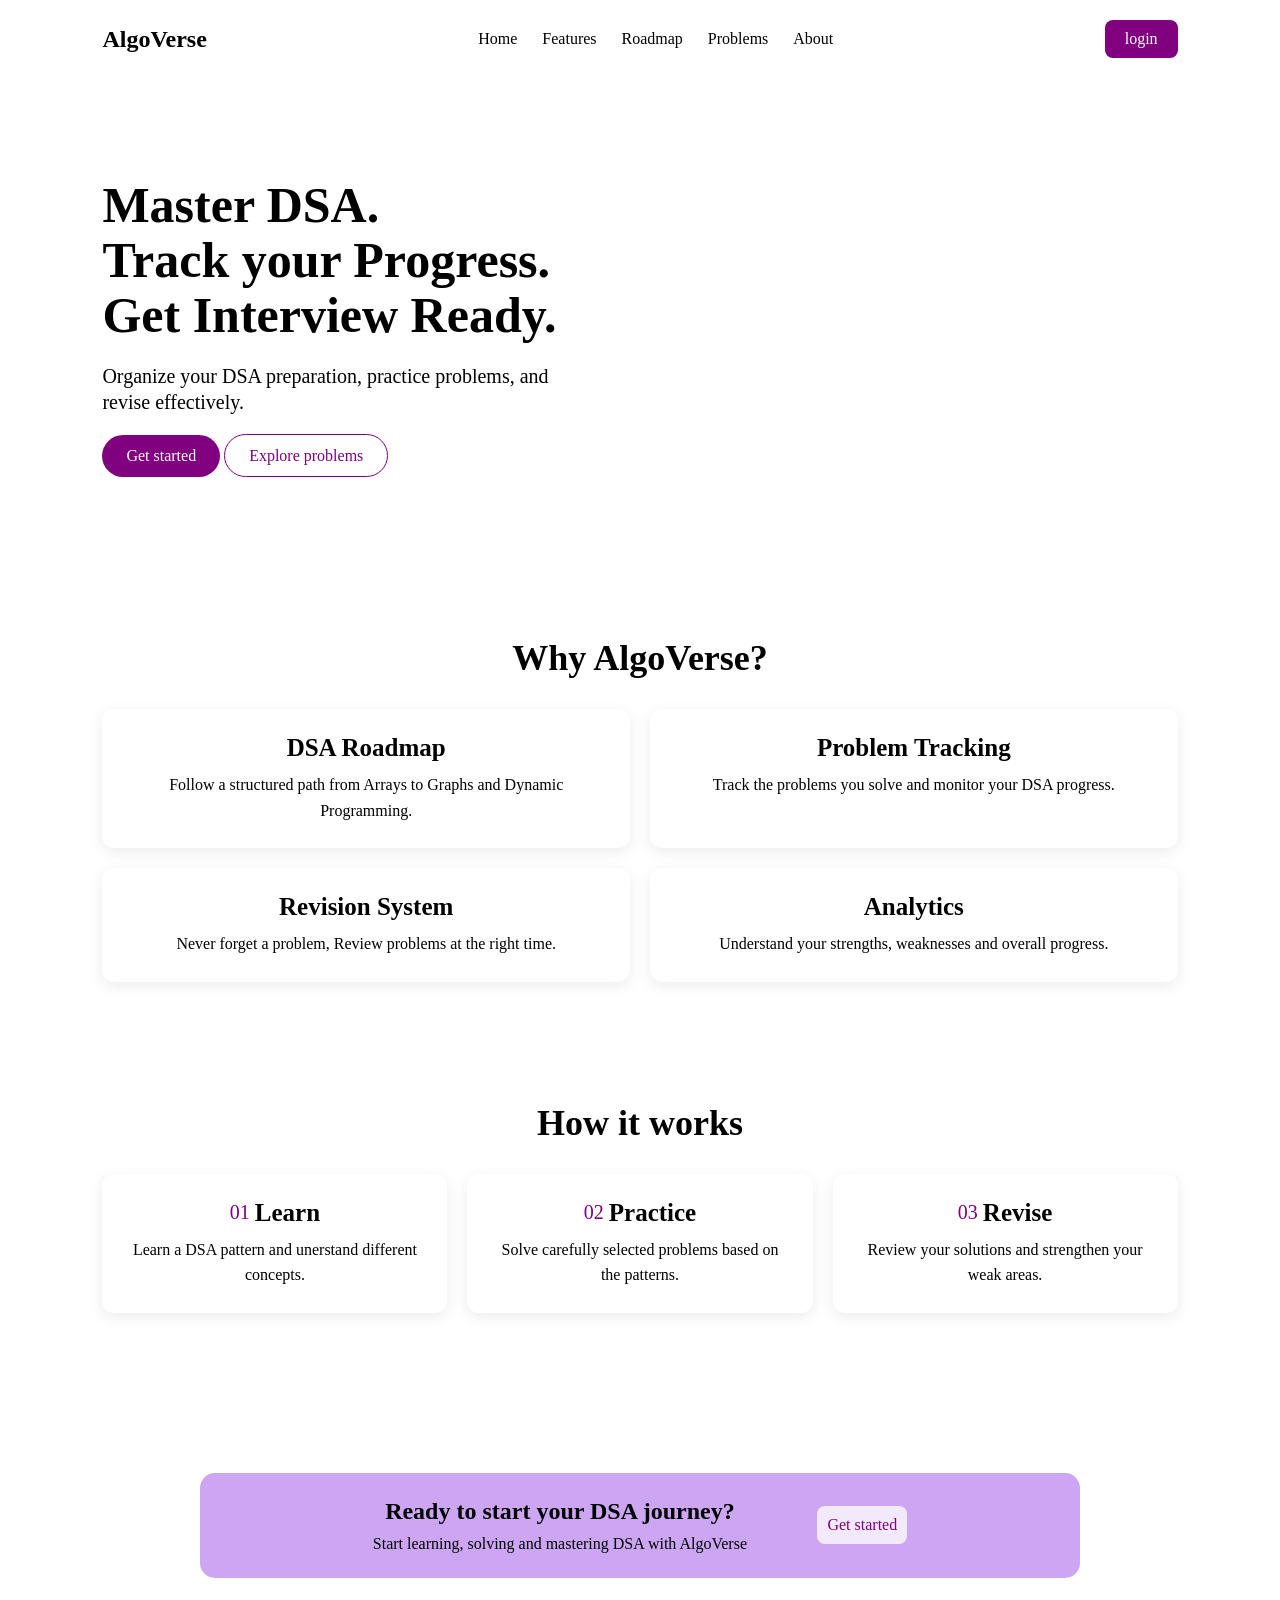
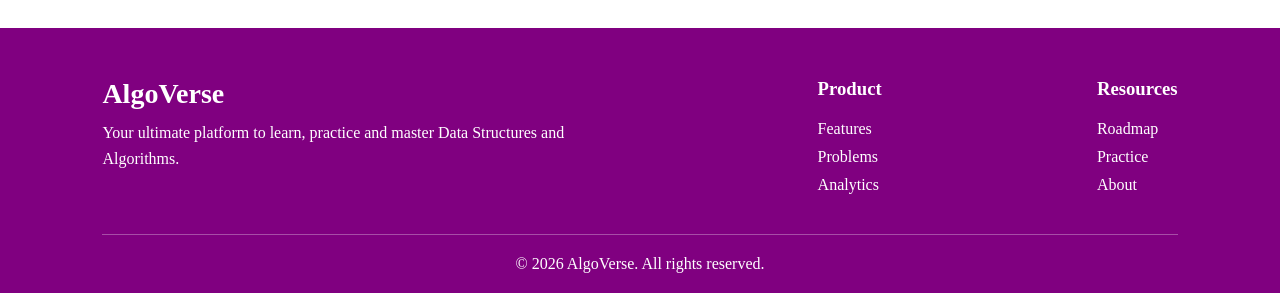
<file: index.html>
<!DOCTYPE html>
<html lang="en">
<head>
    <meta charset="UTF-8">
    <meta name="viewport" content="width=device-width, initial-scale=1.0">
    <title>Document</title>
    <link rel="stylesheet" href="style.css">
</head>
<body>
    <header>
        <nav>
            <h2>AlgoVerse</h2>
            <div class="navlinks">
            <a href="#">Home</a>
            <a href="#">Features</a>
            <a href="#">Roadmap</a>
            <a href="#">Problems</a>
            <a href="#">About</a>
            </div>
            <a href="#" class="loginbtn">login</a>
        </nav>
        </header>
        <section class="hero">
            <div class="herocontent">
                <h1>
                    Master DSA.<br>
                    Track your Progress.<br>
                    Get Interview Ready.
                </h1>
                <p>
                    Organize your DSA preparation, practice problems, and revise effectively.
                </p>
                <div classs="herobtns">
                    <a href="#" class="primary-btn">Get started</a>
                    <a href="#" class="secondary-btn">Explore problems</a>
                </div>
            </div>
        </section>
        <section class="features">
            <h2>Why AlgoVerse?</h2>
            <div class="feature-grid">
                <article class="feature-card">
                    <h3>DSA Roadmap</h3>
                    <p>
                        Follow a structured path from Arrays
                        to Graphs and Dynamic Programming.
                    </p>
                </article>
                <article class="feature-card">
                    <h3>Problem Tracking</h3>
                    <p>Track the problems you solve
                        and monitor your DSA progress.
                    </p>
                </article>
                <article class="feature-card">
                    <h3>Revision System</h3>
                    <p>Never forget a problem, Review 
                        problems at the right time.
                    </p>
                </article>
                <article class="feature-card">
                    <h3>Analytics</h3>
                    <p>Understand your strengths, weaknesses
                        and overall progress.
                    </p>
                </article>
            </div>
        </section>
        <section class="how-it-works">
            <h2>How it works</h2>
            <div class="steps">
                <article class="step">
                    <div class="step-title">
                        <span>01</span>
                    <h3>Learn</h3>
                    </div>
                    <p>Learn a DSA pattern and unerstand
                        different concepts.
                    </p>
                </article>
                <article class="step">
                    <div class="step-title">
                        <span>02</span>
                    <h3>Practice</h3>
                    </div>
                    <p>
                        Solve carefully selected problems
                        based on the patterns.
                    </p>
                </article>
                <article class="step">
                    <div class="step-title">
                        <span>03</span>
                    <h3>Revise</h3>
                    </div>
                    <p>
                        Review your solutions and strengthen
                        your weak areas.
                    </p>
                </article>
            </div>
        </section>
        <section class="cta">
            <article class="cta-flex">
            <div class="cta-head">
                <h2>Ready to start your DSA journey?</h2>
            <p>Start learning, solving and mastering DSA with AlgoVerse</p>
            </div>
            <a href="#" class="cta-btn">Get started</a>
            </article>
        </section>
       <footer>
       <div class="footer-content">
        <div class="footer-brand">
            <h3>AlgoVerse</h3>
            <p>
                Your ultimate platform to learn, practice
                and master Data Structures and Algorithms.
            </p>
        </div>
        <div class="footer-column">
            <h3>Product</h3>
            <a href="#">Features</a>
            <a href="#">Problems</a>
            <a href="#">Analytics</a>
        </div>
        <div class="footer-column">
            <h3>Resources</h3>
            <a href="#">Roadmap</a>
            <a href="#">Practice</a>
             <a href="#">About</a>
        </div>
       </div>
       <div class="footer-bottom">
         <p>© 2026 AlgoVerse. All rights reserved.</p>
       </div>
       </footer>
</body>
</html>
</file>
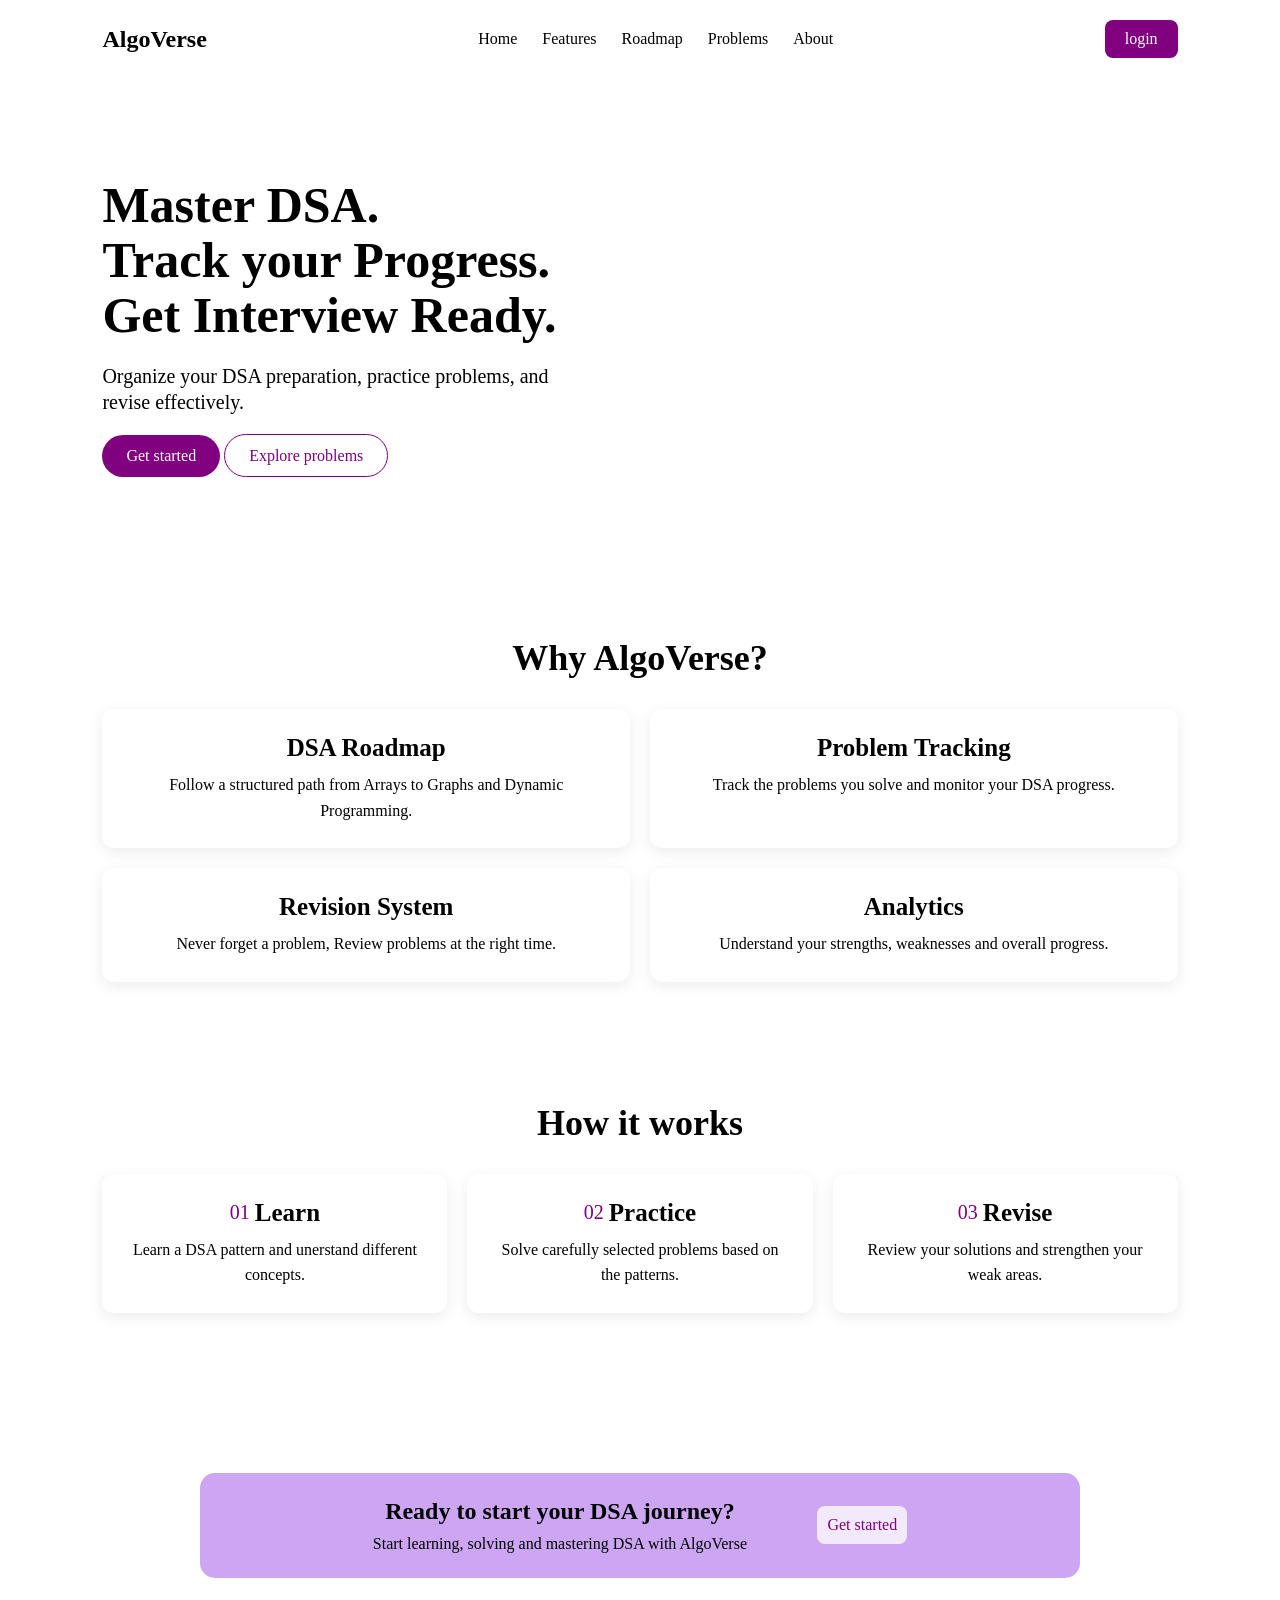
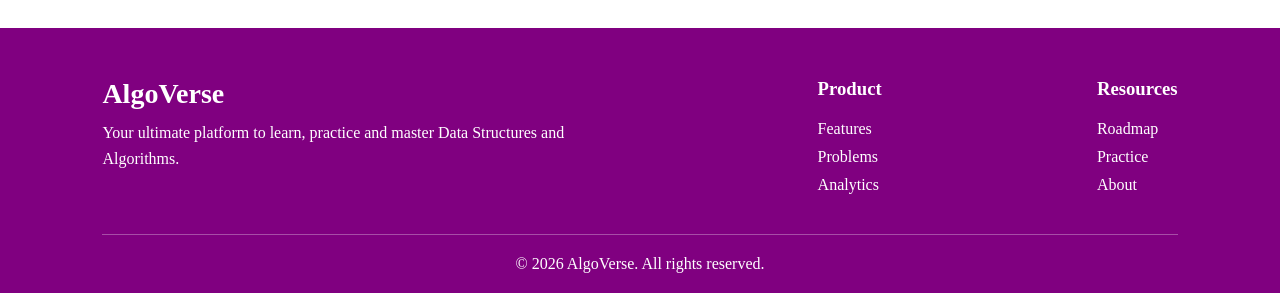
<file: Front End/index.html>
<!DOCTYPE html>
<html lang="en">
<head>
    <meta charset="UTF-8">
    <meta name="viewport" content="width=device-width, initial-scale=1.0">
    <title>Document</title>
    <link rel="stylesheet" href="index.css">
</head>
<body>
    <header>
        <nav>
            <h2>AlgoVerse</h2>
            <div class="navlinks">
            <a href="#">Home</a>
            <a href="#">Features</a>
            <a href="#">Roadmap</a>
            <a href="#">Problems</a>
            <a href="#">About</a>
            </div>
            <a href="#" class="loginbtn">login</a>
        </nav>
        </header>
        <section class="hero">
            <div class="herocontent">
                <h1>
                    Master DSA.<br>
                    Track your Progress.<br>
                    Get Interview Ready.
                </h1>
                <p>
                    Organize your DSA preparation, practice problems, and revise effectively.
                </p>
                <div classs="herobtns">
                    <a href="#" class="primary-btn">Get started</a>
                    <a href="#" class="secondary-btn">Explore problems</a>
                </div>
            </div>
        </section>
        <section class="features">
            <h2>Why AlgoVerse?</h2>
            <div class="feature-grid">
                <article class="feature-card">
                    <h3>DSA Roadmap</h3>
                    <p>
                        Follow a structured path from Arrays
                        to Graphs and Dynamic Programming.
                    </p>
                </article>
                <article class="feature-card">
                    <h3>Problem Tracking</h3>
                    <p>Track the problems you solve
                        and monitor your DSA progress.
                    </p>
                </article>
                <article class="feature-card">
                    <h3>Revision System</h3>
                    <p>Never forget a problem, Review 
                        problems at the right time.
                    </p>
                </article>
                <article class="feature-card">
                    <h3>Analytics</h3>
                    <p>Understand your strengths, weaknesses
                        and overall progress.
                    </p>
                </article>
            </div>
        </section>
        <section class="how-it-works">
            <h2>How it works</h2>
            <div class="steps">
                <article class="step">
                    <div class="step-title">
                        <span>01</span>
                    <h3>Learn</h3>
                    </div>
                    <p>Learn a DSA pattern and unerstand
                        different concepts.
                    </p>
                </article>
                <article class="step">
                    <div class="step-title">
                        <span>02</span>
                    <h3>Practice</h3>
                    </div>
                    <p>
                        Solve carefully selected problems
                        based on the patterns.
                    </p>
                </article>
                <article class="step">
                    <div class="step-title">
                        <span>03</span>
                    <h3>Revise</h3>
                    </div>
                    <p>
                        Review your solutions and strengthen
                        your weak areas.
                    </p>
                </article>
            </div>
        </section>
        <section class="cta">
            <article class="cta-flex">
            <div class="cta-head">
                <h2>Ready to start your DSA journey?</h2>
            <p>Start learning, solving and mastering DSA with AlgoVerse</p>
            </div>
            <a href="#" class="cta-btn">Get started</a>
            </article>
        </section>
       <footer>
       <div class="footer-content">
        <div class="footer-brand">
            <h3>AlgoVerse</h3>
            <p>
                Your ultimate platform to learn, practice
                and master Data Structures and Algorithms.
            </p>
        </div>
        <div class="footer-column">
            <h3>Product</h3>
            <a href="#">Features</a>
            <a href="#">Problems</a>
            <a href="#">Analytics</a>
        </div>
        <div class="footer-column">
            <h3>Resources</h3>
            <a href="#">Roadmap</a>
            <a href="#">Practice</a>
             <a href="#">About</a>
        </div>
       </div>
       <div class="footer-bottom">
         <p>© 2026 AlgoVerse. All rights reserved.</p>
       </div>
       </footer>
</body>
</html>
</file>
<file: style.css>
*{
    margin:0;
    padding:0;
}
nav{
    display:flex;
    align-items:center;
    justify-content:space-between;
    padding:20px 8%
}
.navlinks{
    display:flex;
    gap:25px;
}
.navlinks a{
    text-decoration:none;
    color:black;
}
.navlinks a:hover{
    color:purple;
}
.loginbtn {
    text-decoration:none;
    color:white;
    background-color:purple;
    padding:10px 20px;
    border-radius:8px;
}
@media(max-width:768px){
    nav{
        flex-direction:column;
        gap:20px;
        padding:20px 5%;
    }
    .navlinks{
        flex-wrap:wrap;
        justify-content:center;
        gap:15px;
    }
}
.hero{
    padding:100px 8%;
}
.herocontent{
    max-width:480px;
}
.hero h1{
    font-size:50px;
    line-height:1.1;
    margin-bottom:20px;
}
.hero p{
    font-size:20px;
    line-height:1.3;
    margin-bottom:20px;
}
.herobtns{
    display:flex;
    gap:30px;   
}
.primary-btn{
    display:inline-block;
    background-color:purple;
    color:white;
    padding:12px 24px;
    border-radius:28px;
    text-decoration:none;
}
.secondary-btn{
    border:1px solid purple;
    color:purple;
    padding:12px 24px;
    border-radius:28px;
    text-decoration:none;
    transition: 0.2s;
}
.primary-btn:hover{
    transform: translateY(-2px);
}
.secondary-btn:hover {
    background-color: purple;
    color: white;
}
@media (max-width: 768px) {

    .hero {
        padding: 70px 5%;
    }

    .herocontent {
        max-width: 100%;
    }

    .hero h1 {
        font-size: 38px;
    }

    .hero p {
        font-size: 18px;
    }
      .herobtns {
        flex-wrap: wrap;
        gap: 15px;
    }
}
.feature-grid{
    display:grid;
    grid-template-columns:repeat(2,1fr);
    gap:20px;
}
.feature-card{
    padding:25px;
    background-color:white;
    border-radius:12px;
    box-shadow: 0 4px 15px rgba(0, 0, 0, 0.08);
}
.features{
    padding:60px 8%;
    text-align:center;
}
.features h2{
    font-size:36px;
    margin-bottom:30px;
}
.feature-card h3{
    font-size:25px;
    margin-bottom:10px;
}
.feature-card p{
    line-height:1.6;
}
.feature-card{
    transition: transform 0.2s;
}
.feature-card:hover{
    transform:translateY(-5px);
}
@media (max-width: 768px) {

    .feature-grid {
        grid-template-columns: 1fr;
    }
    .features {
        padding: 50px 5%;
    }

    .features h2 {
        font-size: 30px;
    }

}
.steps{
    display:grid;
    grid-template-columns:repeat(3,1fr);
    gap:20px;
}
.step{
    padding:25px;
    background-color:white;
    border-radius:12px;
     box-shadow: 0 4px 15px rgba(0, 0, 0, 0.08);
}
.how-it-works{
    padding:60px 8%;
    text-align:center
}
.how-it-works h2{
    font-size:36px;
    margin-bottom:30px;
}
.step h3{
    font-size:25px;
    margin-bottom:0;
}
.step p{
    line-height:1.6;
    margin-top:10px;
}
.step span{
    font-size:20px;
    color:purple;
}
.step-title{
    display:flex;
    align-items:center;
    justify-content:center;
    gap:5px;
}
.step{
    transition:transform 0.2s;
}
.step:hover{
    transform:translateY(-5px);
}
@media (max-width: 768px) {

    .steps {
        grid-template-columns: 1fr;
    }
     .how-it-works {
        padding: 50px 5%;
    }

    .how-it-works h2 {
        font-size: 30px;
    }


}
.cta{
    padding:25px 8%;
    text-align:center;
    background-color:rgba(137, 43, 226, 0.418);
    margin:100px 200px 50px 200px;
    border-radius:15px;
}
.cta-btn{
    padding:10px;
    border-radius:8px;
    color:purple;
    background-color:rgba(255, 255, 255, 0.754);
    text-decoration:none;
    transition:0.2s;
}
.cta-head h2{
    margin-bottom:10px;
}
.cta-flex{
    display:flex;
    align-items:center;
    justify-content:space-evenly;
}
.cta-btn:hover{
     background-color: purple;
    color: white;
}
@media (max-width: 768px) {

    .cta {
        margin: 60px 5% 40px;
        padding: 30px 20px;
    }

    .cta-flex {
        flex-direction: column;
        gap: 20px;
    }

}
footer{
    background-color:purple;
    color:white;
    padding:50px 8% 20px;
}
.footer-content{
    display:flex;
    justify-content:space-between;
    gap:80px;
}
.footer-brand{
    max-width:500px;
}
.footer-brand h3{
    font-size:28px;
    margin-bottom:10px;
}
.footer-brand p{
    line-height:1.6;
}
.footer-column{
    display:flex;
    flex-direction:column;
    gap:10px;
}
.footer-column h3{
    margin-bottom:10px;
}
.footer-column a{
    color:white;
    text-decoration:none;
}
.footer-column a:hover{
    text-decoration:underline;
}
.footer-bottom{
    margin-top:40px;
    padding-top:20px;
    border-top:1px solid rgba(255,255,255,0.3);
    text-align:center;
}
@media (max-width: 768px) {

    .footer-content {
        flex-direction: column;
        gap: 30px;
    }

    .footer-brand {
        max-width: 100%;
    }

    .footer-bottom {
        margin-top: 30px;
    }

}
</file>
<file: Front End/index.css>
*{
    margin:0;
    padding:0;
}
nav{
    display:flex;
    align-items:center;
    justify-content:space-between;
    padding:20px 8%
}
.navlinks{
    display:flex;
    gap:25px;
}
.navlinks a{
    text-decoration:none;
    color:black;
}
.navlinks a:hover{
    color:purple;
}
.loginbtn {
    text-decoration:none;
    color:white;
    background-color:purple;
    padding:10px 20px;
    border-radius:8px;
}
@media(max-width:768px){
    nav{
        flex-direction:column;
        gap:20px;
        padding:20px 5%;
    }
    .navlinks{
        flex-wrap:wrap;
        justify-content:center;
        gap:15px;
    }
}
.hero{
    padding:100px 8%;
}
.herocontent{
    max-width:480px;
}
.hero h1{
    font-size:50px;
    line-height:1.1;
    margin-bottom:20px;
}
.hero p{
    font-size:20px;
    line-height:1.3;
    margin-bottom:20px;
}
.herobtns{
    display:flex;
    gap:30px;   
}
.primary-btn{
    display:inline-block;
    background-color:purple;
    color:white;
    padding:12px 24px;
    border-radius:28px;
    text-decoration:none;
}
.secondary-btn{
    border:1px solid purple;
    color:purple;
    padding:12px 24px;
    border-radius:28px;
    text-decoration:none;
    transition: 0.2s;
}
.primary-btn:hover{
    transform: translateY(-2px);
}
.secondary-btn:hover {
    background-color: purple;
    color: white;
}
@media (max-width: 768px) {

    .hero {
        padding: 70px 5%;
    }

    .herocontent {
        max-width: 100%;
    }

    .hero h1 {
        font-size: 38px;
    }

    .hero p {
        font-size: 18px;
    }
      .herobtns {
        flex-wrap: wrap;
        gap: 15px;
    }
}
.feature-grid{
    display:grid;
    grid-template-columns:repeat(2,1fr);
    gap:20px;
}
.feature-card{
    padding:25px;
    background-color:white;
    border-radius:12px;
    box-shadow: 0 4px 15px rgba(0, 0, 0, 0.08);
}
.features{
    padding:60px 8%;
    text-align:center;
}
.features h2{
    font-size:36px;
    margin-bottom:30px;
}
.feature-card h3{
    font-size:25px;
    margin-bottom:10px;
}
.feature-card p{
    line-height:1.6;
}
.feature-card{
    transition: transform 0.2s;
}
.feature-card:hover{
    transform:translateY(-5px);
}
@media (max-width: 768px) {

    .feature-grid {
        grid-template-columns: 1fr;
    }
    .features {
        padding: 50px 5%;
    }

    .features h2 {
        font-size: 30px;
    }

}
.steps{
    display:grid;
    grid-template-columns:repeat(3,1fr);
    gap:20px;
}
.step{
    padding:25px;
    background-color:white;
    border-radius:12px;
     box-shadow: 0 4px 15px rgba(0, 0, 0, 0.08);
}
.how-it-works{
    padding:60px 8%;
    text-align:center
}
.how-it-works h2{
    font-size:36px;
    margin-bottom:30px;
}
.step h3{
    font-size:25px;
    margin-bottom:0;
}
.step p{
    line-height:1.6;
    margin-top:10px;
}
.step span{
    font-size:20px;
    color:purple;
}
.step-title{
    display:flex;
    align-items:center;
    justify-content:center;
    gap:5px;
}
.step{
    transition:transform 0.2s;
}
.step:hover{
    transform:translateY(-5px);
}
@media (max-width: 768px) {

    .steps {
        grid-template-columns: 1fr;
    }
     .how-it-works {
        padding: 50px 5%;
    }

    .how-it-works h2 {
        font-size: 30px;
    }


}
.cta{
    padding:25px 8%;
    text-align:center;
    background-color:rgba(137, 43, 226, 0.418);
    margin:100px 200px 50px 200px;
    border-radius:15px;
}
.cta-btn{
    padding:10px;
    border-radius:8px;
    color:purple;
    background-color:rgba(255, 255, 255, 0.754);
    text-decoration:none;
    transition:0.2s;
}
.cta-head h2{
    margin-bottom:10px;
}
.cta-flex{
    display:flex;
    align-items:center;
    justify-content:space-evenly;
}
.cta-btn:hover{
     background-color: purple;
    color: white;
}
@media (max-width: 768px) {

    .cta {
        margin: 60px 5% 40px;
        padding: 30px 20px;
    }

    .cta-flex {
        flex-direction: column;
        gap: 20px;
    }

}
footer{
    background-color:purple;
    color:white;
    padding:50px 8% 20px;
}
.footer-content{
    display:flex;
    justify-content:space-between;
    gap:80px;
}
.footer-brand{
    max-width:500px;
}
.footer-brand h3{
    font-size:28px;
    margin-bottom:10px;
}
.footer-brand p{
    line-height:1.6;
}
.footer-column{
    display:flex;
    flex-direction:column;
    gap:10px;
}
.footer-column h3{
    margin-bottom:10px;
}
.footer-column a{
    color:white;
    text-decoration:none;
}
.footer-column a:hover{
    text-decoration:underline;
}
.footer-bottom{
    margin-top:40px;
    padding-top:20px;
    border-top:1px solid rgba(255,255,255,0.3);
    text-align:center;
}
@media (max-width: 768px) {

    .footer-content {
        flex-direction: column;
        gap: 30px;
    }

    .footer-brand {
        max-width: 100%;
    }

    .footer-bottom {
        margin-top: 30px;
    }

}
</file>
